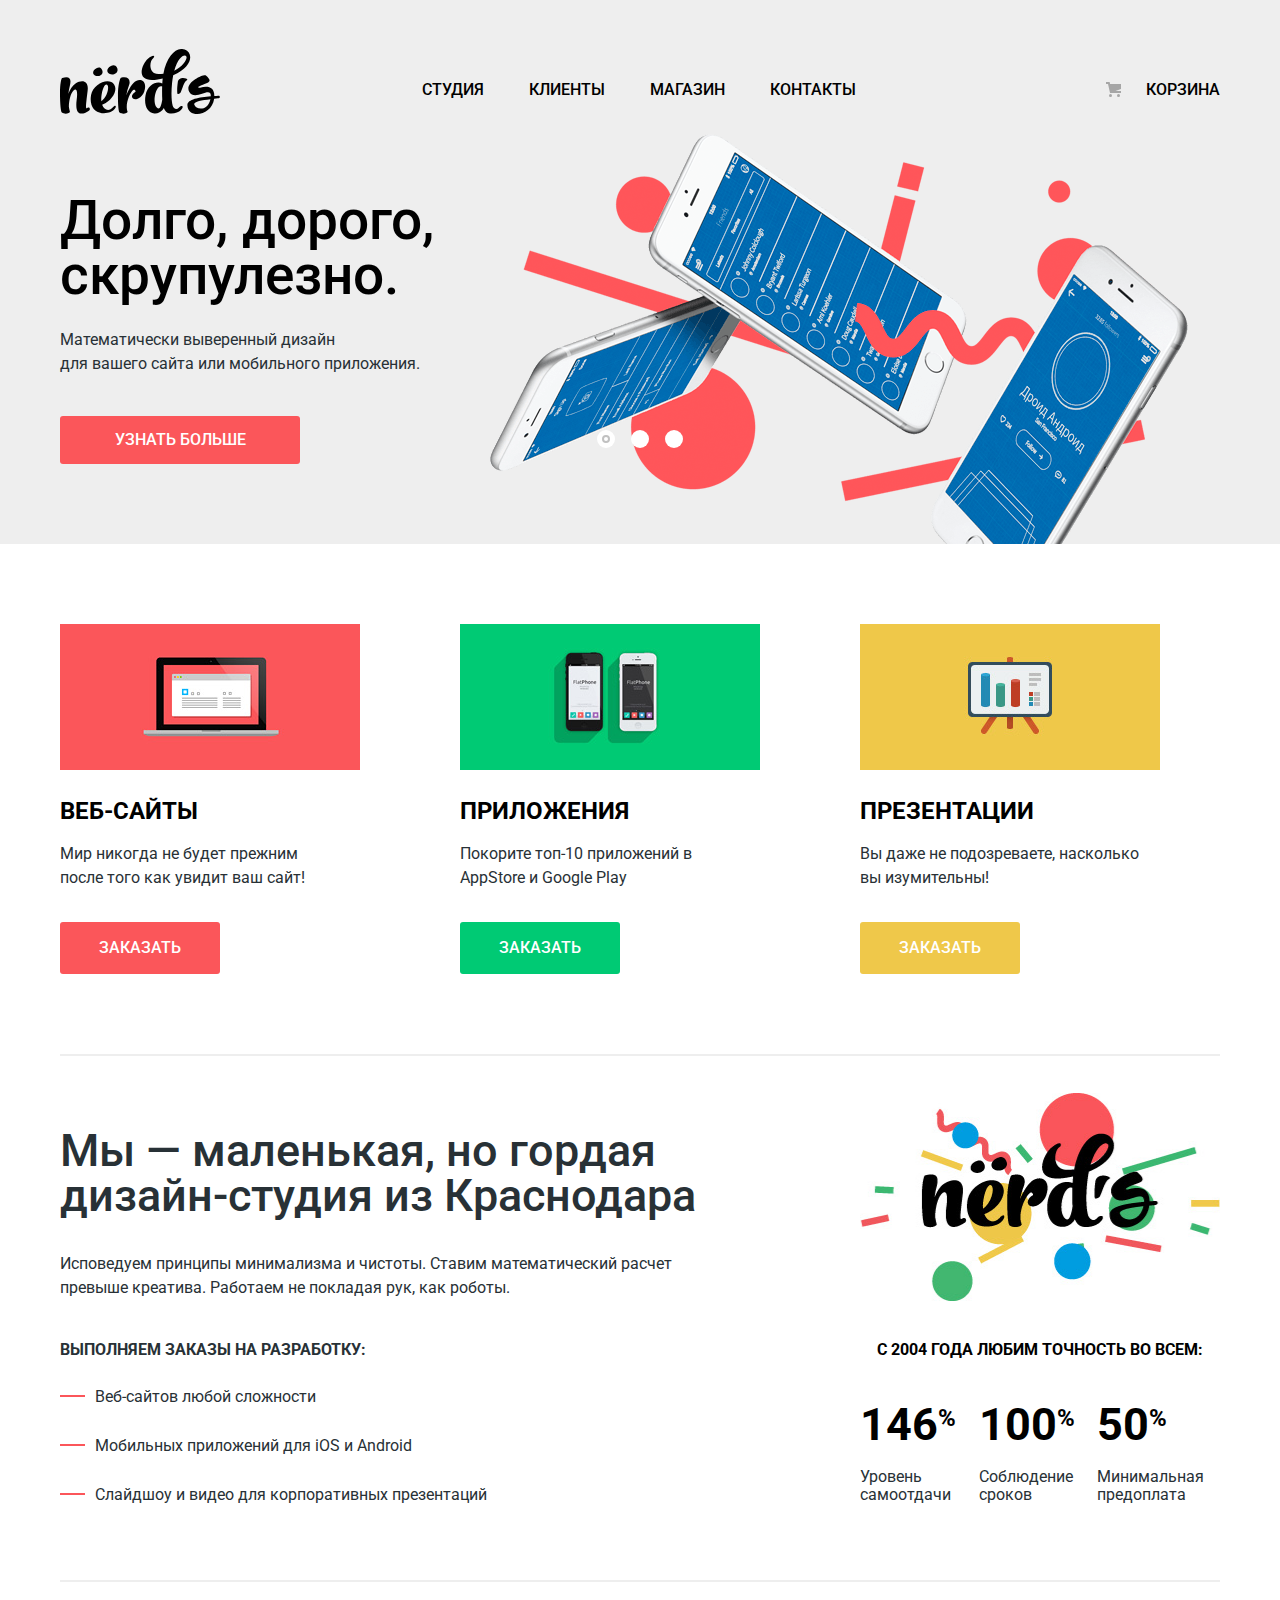
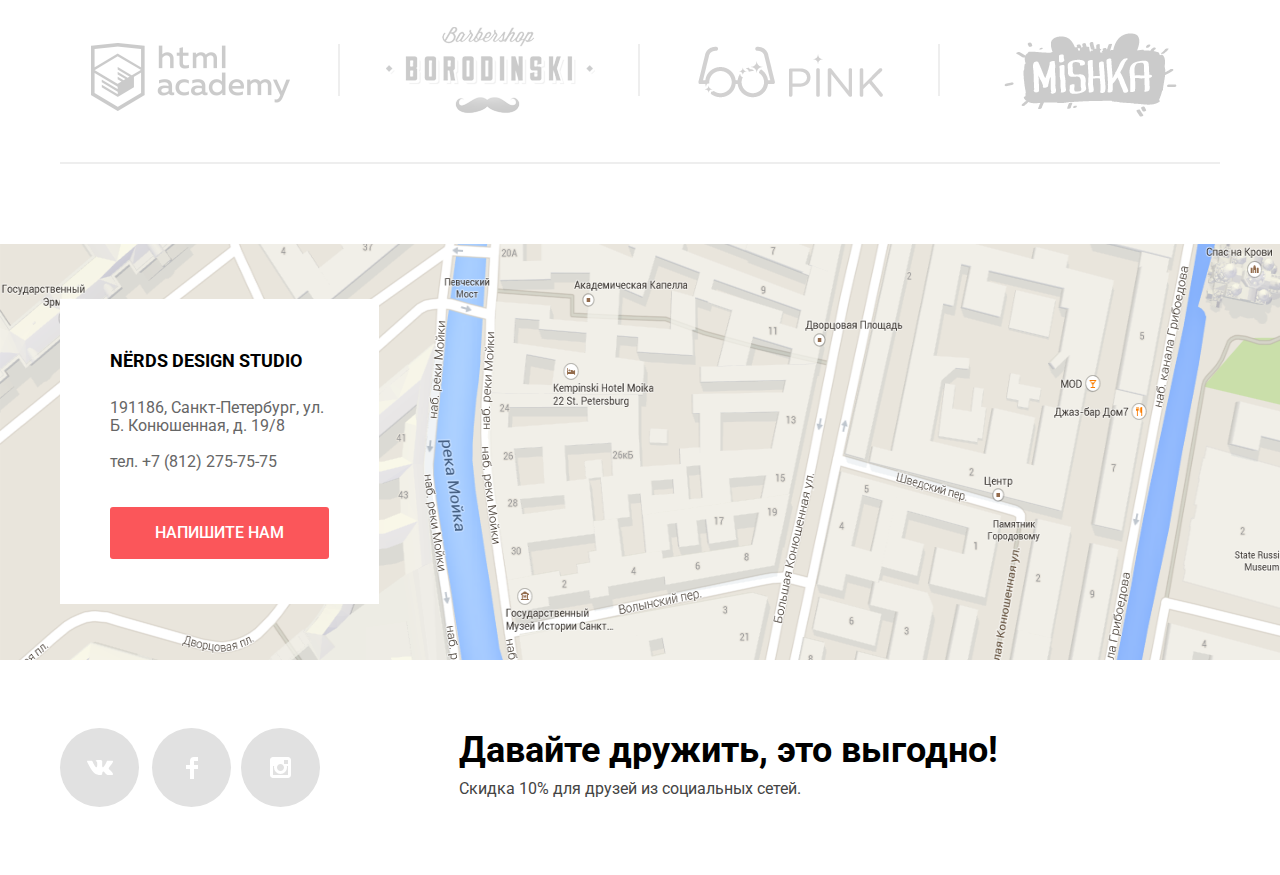
<file: index.html>
<!DOCTYPE html>
<html lang="ru">
<head>
    <meta charset="utf-8">
    <meta name="format-detection" content="telephone=no">
    <title>Дизайн-студия Nёrd's</title>
    <link href="https://fonts.googleapis.com/css?family=Roboto:400,500,700&amp;subset=cyrillic" rel="stylesheet">
    <link href="css/normalize.css" rel="stylesheet">
    <link href="css/style.min.css" rel="stylesheet">
</head>
<body>
<header class="header-wrapper">
    <nav class="header-container">
        <a class="header-logo">
            <img src="img/nerds-logo.svg" width="160" height="67" alt="Логотип дизайн-студии Nёrd's">
        </a>
        <ul class="header-site-nav">
            <li><a href="about-us.html">Студия</a></li>
            <li><a href="our-clients.html">Клиенты</a></li>
            <li><a href="shop.html">Магазин</a></li>
            <li><a href="contact-us.html">Контакты</a></li>
        </ul>
        <ul class="header-user-nav">
            <li class="cart"><a href="#">Корзина</a></li>
        </ul>
    </nav>
    <section class="slider-container">
        <h2 class="visually-hidden">Преимущества</h2>
        <input class="visually-hidden" type="radio" id="product-1" name="toggle" checked>
        <input class="visually-hidden" type="radio" id="product-2" name="toggle">
        <input class="visually-hidden" type="radio" id="product-3" name="toggle">
        <div class="slider-controls">
            <label class="slider-controls-item slider-controls-item--1" for="product-1">Первый</label>
            <label class="slider-controls-item slider-controls-item--2" for="product-2">Второй</label>
            <label class="slider-controls-item slider-controls-item--3" for="product-3">Третий</label>
        </div>
        <ul class="slider-list">
            <li class="slider-item">
                <h3>Долго, дорого,<br> скрупулезно.</h3>
                <p>Математически выверенный дизайн<br> для вашего сайта или мобильного приложения.</p>
                <a class="slider-item-button button" href="#">Узнать больше</a>
            </li>
            <li class="slider-item">
                <h3>Любим математику как никто другой</h3>
                <p>Никакого креатива, только математические формулы для расчета идеальных пропорций.</p>
                <a class="slider-item-button button" href="#">Узнать больше</a>
            </li>
            <li class="slider-item">
                <h3>Только ночь,<br> только хардкор</h3>
                <p>Работать днем, как все? Мы против этого.<br> Ближе к полуночи работа только начинается.</p>
                <a class="slider-item-button button" href="#">Узнать больше</a>
            </li>
        </ul>
    </section>
</header>
<main>
    <div class="main-container">
        <section class="service">
            <h2 class="visually-hidden">Услуги</h2>
            <ul class="service-item">
                <li>
                    <img src="img/web-site.png" width="300" height="146" alt="Веб-сайты">
                    <h3>Веб-сайты</h3>
                    <p>Мир никогда не будет прежним после того как увидит ваш сайт!</p>
                    <a href="#" class="button service-item-button pink">Заказать</a>
                </li>
                <li>
                    <img src="img/applications.png" width="300" height="146" alt="Приложения">
                    <h3>Приложения</h3>
                    <p>Покорите топ-10 приложений в AppStore и Google Play</p>
                    <a href="#" class="button service-item-button green">Заказать</a>
                </li>
                <li>
                    <img src="img/presentations.png" width="300" height="146" alt="Презентации">
                    <h3>Презентации</h3>
                    <p>Вы даже не подозреваете, насколько вы изумительны!</p>
                    <a href="#" class="button service-item-button yellow">Заказать</a>
                </li>
            </ul>
        </section>
        <section class="main-offer">
            <h2 class="visually-hidden">Уникальное предложение</h2>
            <div class="offer-description">
                <p>Мы — маленькая, но гордая дизайн-студия из Краснодара</p>
                <p>Исповедуем принципы минимализма и чистоты. Ставим математический расчет превыше креатива. Работаем не
                    покладая рук, как роботы.</p>
                <b>Выполняем заказы на разработку:</b>
                <ul>
                    <li>Веб-сайтов любой сложности</li>
                    <li>Мобильных приложений для iOS и Android</li>
                    <li>Слайдшоу и видео для корпоративных презентаций</li>
                </ul>
            </div>
            <div class="offer-facts">
                <p>С 2004 года любим точность во всем:</p>
                <ul>
                    <li><span>146<sup>%</sup></span>Уровень самоотдачи</li>
                    <li><span>100<sup>%</sup></span>Соблюдение сроков</li>
                    <li><span>50<sup>%</sup></span>Минимальная предоплата</li>
                </ul>
            </div>
        </section>
        <section class="main-brands">
            <h2 class="visually-hidden">Наши клиенты</h2>
            <ul>
                <li class="main-brands-item"><a href="https://htmlacademy.ru/intensive/htmlcss"><img
                        src="img/logo-html-academy.png" width="199" height="68" alt="Логотип HTML Academy"></a></li>
                <li class="main-brands-item"><a href="#"><img src="img/logo-barbershop.png" width="209" height="90"
                                                              alt="Логотип Barbershop Borodinsky"></a></li>
                <li class="main-brands-item"><a href="#"><img src="img/logo-pink.png" width="185" height="52"
                                                              alt="Логотип Pink"></a></li>
                <li class="main-brands-item"><a href="#"><img src="img/logo-mishka.png" width="173" height="84"
                                                              alt="Логотип Mishka"></a></li>
            </ul>
        </section>
        <section class="modal">
            <h2>Напишите нам</h2>
            <form class="send-us-form" action="https://echo.htmlacademy.ru" method="post">
                <p class="send-us-name">
                    <label for="send-us-name">Ваше имя:</label>
                    <input id="send-us-name" type="text" name="send-us-name" placeholder="Имя Фамилия">
                </p>
                <p class="send-us-email">
                    <label for="send-us-email">Ваш e-mail:</label>
                    <input id="send-us-email" type="email" name="send-us-email"
                           placeholder="email@example.com">
                </p>
                <p class="send-us-text">
                    <label for="send-us-text">Текст письма:</label>
                    <textarea id="send-us-text" name="send-us-text" placeholder="В свободной форме" rows="5"></textarea>
                </p>
                <button type="submit" class="button send-us-form-button">Отправить</button>
            </form>
            <button class="modal-close" type="button">Закрыть</button>
        </section>
    </div>
</main>
<footer class="footer">
    <div class="map-wrapper">
        <iframe src="https://yandex.ru/map-widget/v1/?um=constructor%3A0da719b83099ced85a7360a81502c2350b32536cdaef0779f9d6f8efe23a999d&amp;source=constructor"
                width="1440" height="416"></iframe>
        <img src="img/map.png" width="1440" height="416" alt="Расположение дизайн-студии на карте">
        <section class="map-container">
            <h2 class="visually-hidden">Контактная информация</h2>
            <div class="map-address">
                <b>NЁRDS DESIGN STUDIO</b>
                <address>
                    191186, Санкт-Петербург, ул. Б. Конюшенная, д. 19/8
                    <p>тел. +7 (812) 275-75-75</p>
                </address>
                <a href="writeus.html" class="button send-us-form-button send-us-popup-button">Напишите нам</a>
            </div>
        </section>
    </div>
    <div class="footer-social">
        <h2 class="visually-hidden">Социальные сети</h2>
        <ul>
            <li><a class="vk-icon" href="#"><span class="visually-hidden">Вконтакте</span></a></li>
            <li><a class="fb-icon" href="#"><span class="visually-hidden">Фейсбук</span></a></li>
            <li><a class="in-icon" href="#"><span class="visually-hidden">Инстаграм</span></a></li>
        </ul>
        <div class="footer-discount">
            <b>Давайте дружить, это выгодно!</b>
            <span>Скидка 10% для друзей из социальных сетей.</span>
        </div>
    </div>
</footer>
 <script src="js/script.min.js"></script>
</body>
</html>
</file>
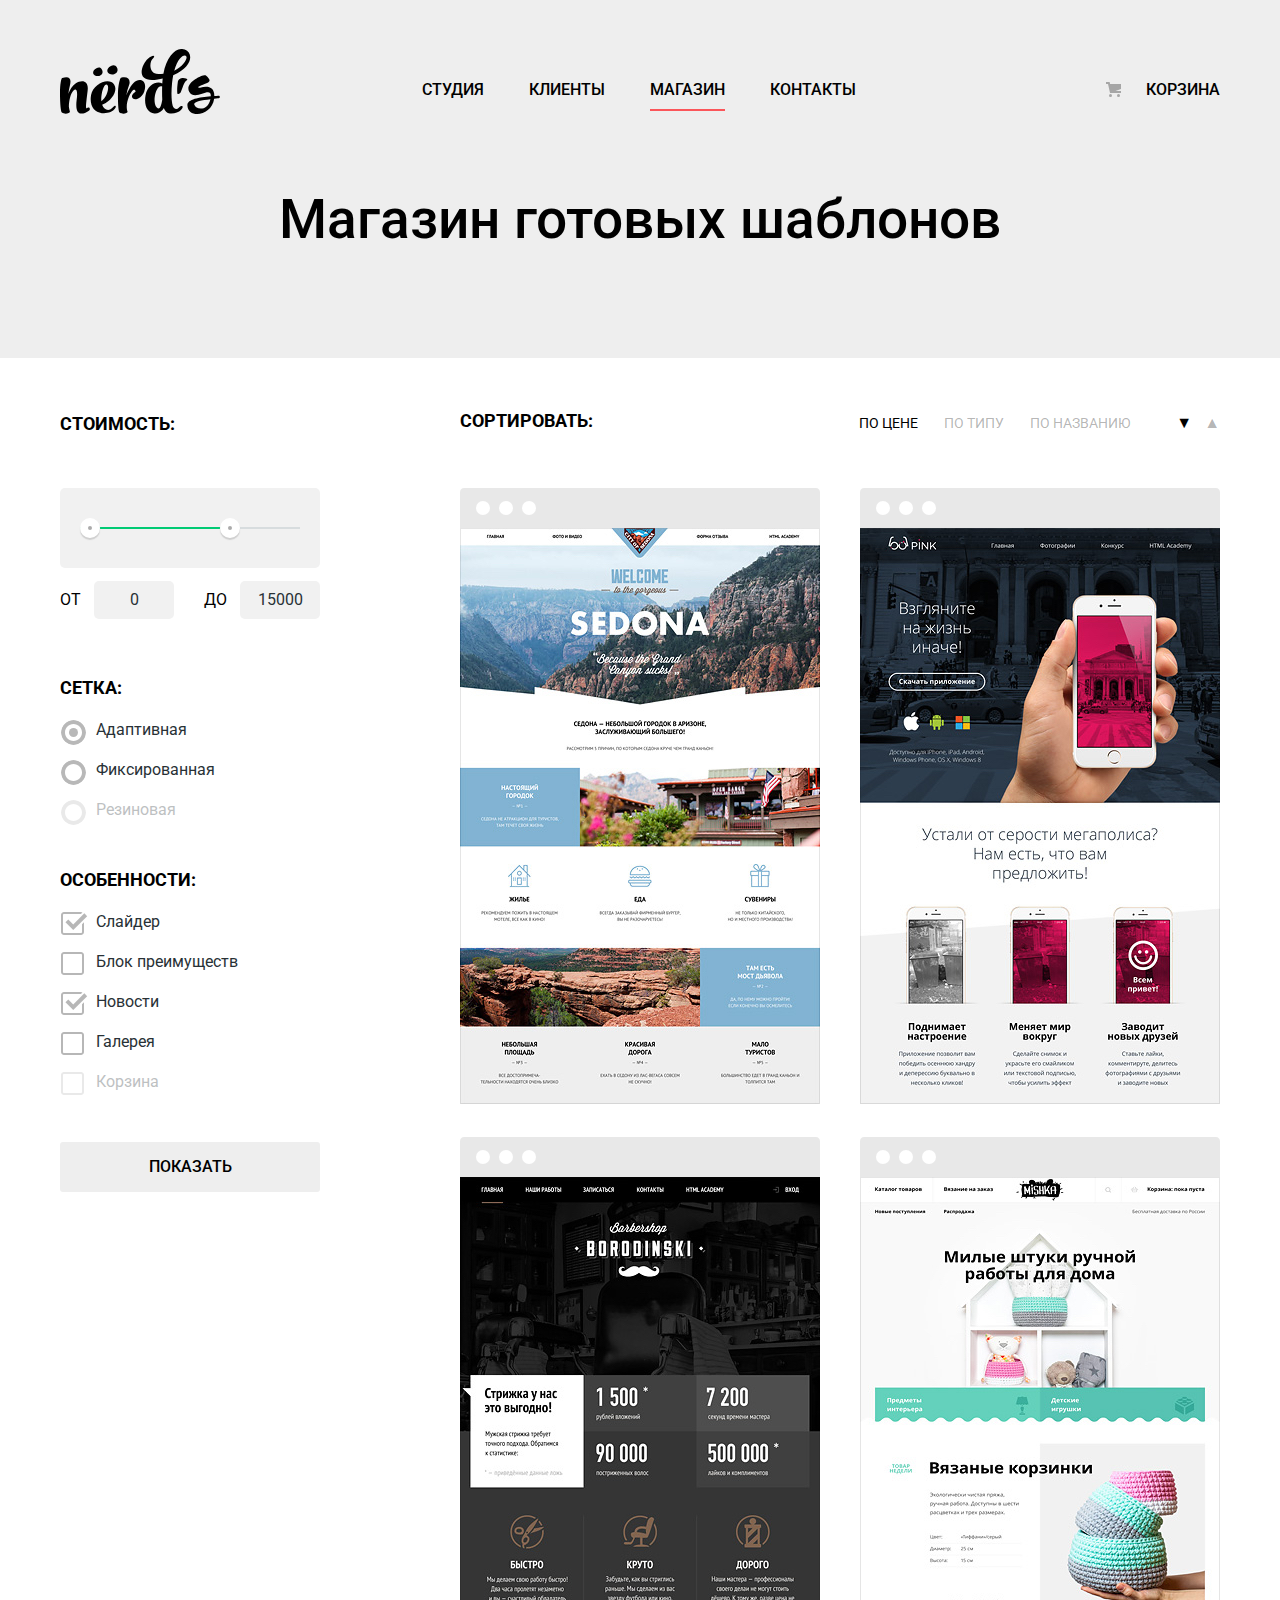
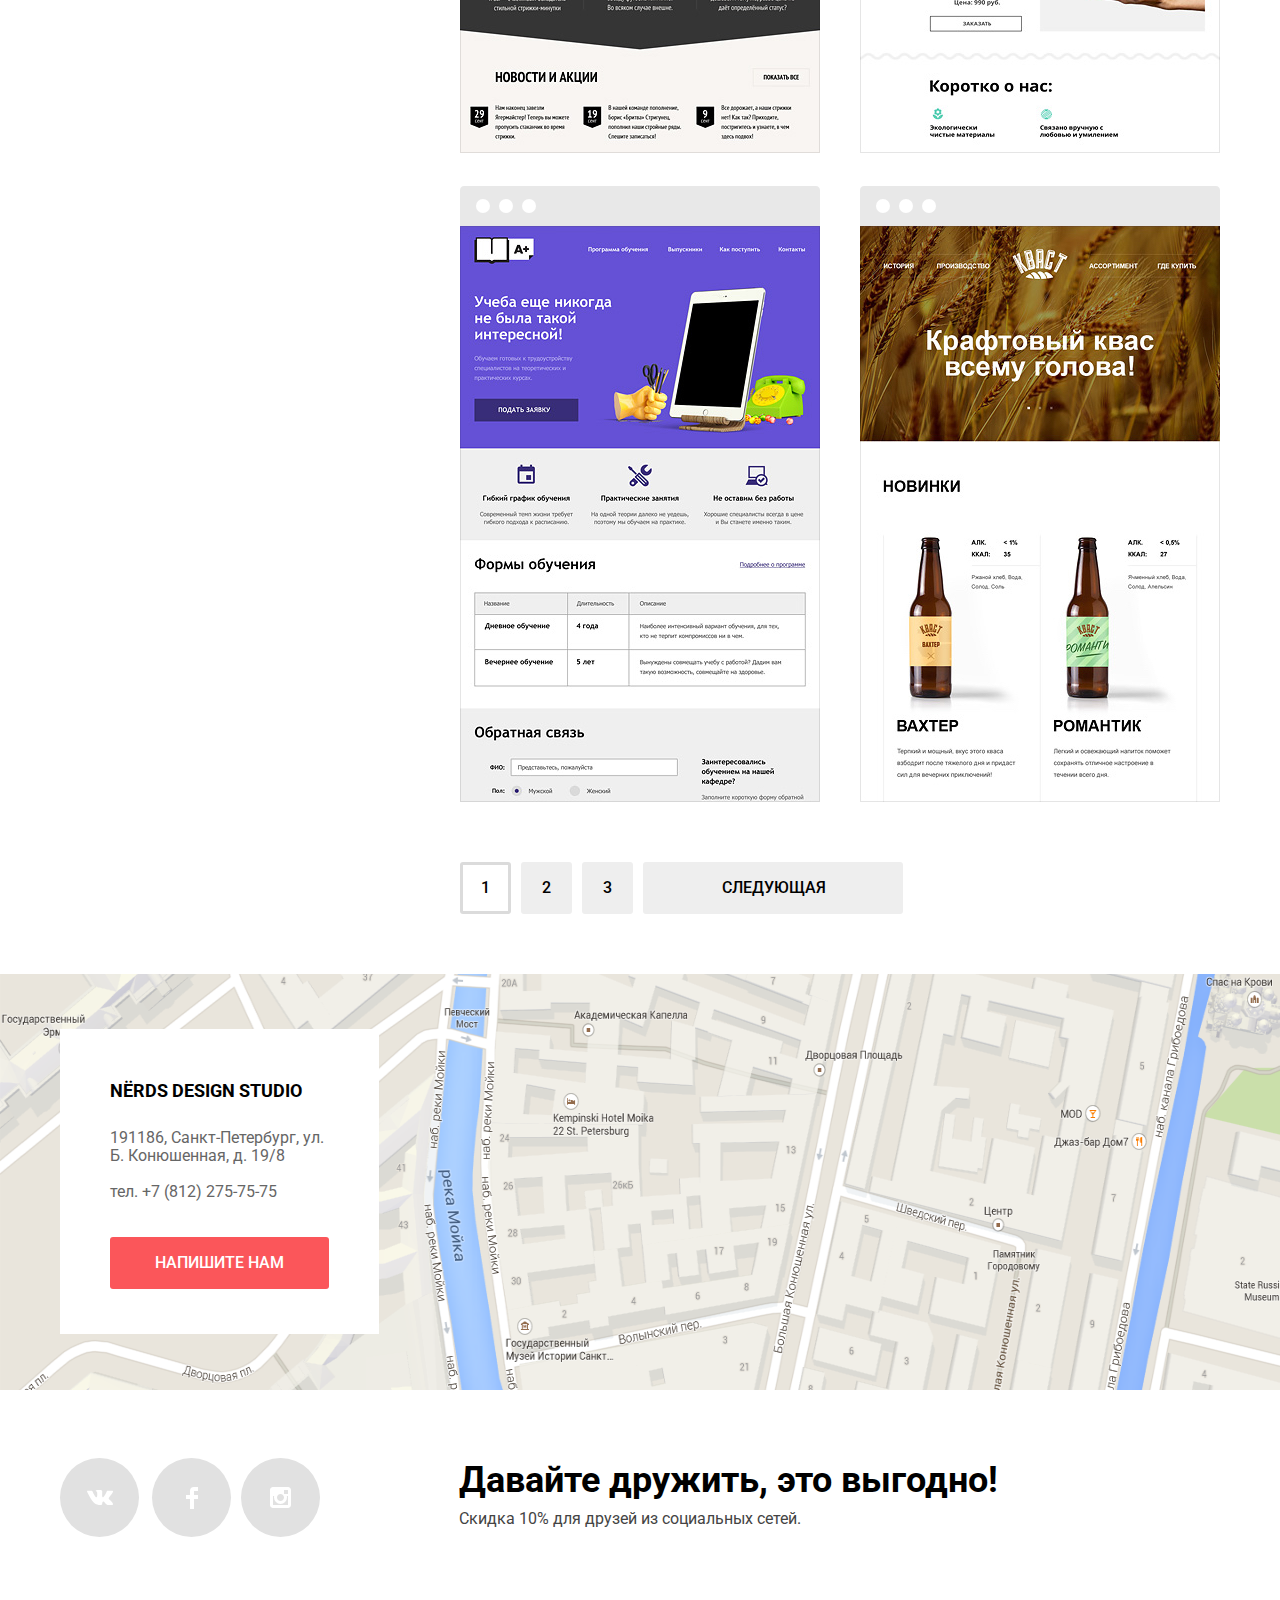
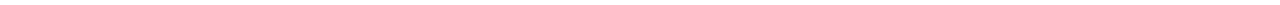
<file: shop.html>
<!DOCTYPE html>
<html lang="ru">
<head>
    <meta charset="utf-8">
    <meta name="format-detection" content="telephone=no">
    <title>Магазин готовых шаблонов</title>
    <link href="https://fonts.googleapis.com/css?family=Roboto:400,500,700&amp;subset=cyrillic" rel="stylesheet">
    <link href="css/normalize.css" rel="stylesheet">
    <link href="css/style.min.css" rel="stylesheet">
</head>
<body>
<header class="header-wrapper">
    <nav class="header-container">
        <a class="header-logo" href="index.html">
            <img src="img/nerds-logo.svg" width="160" height="67" alt="Логотип дизайн-студии Nёrd's">
        </a>
        <ul class="header-site-nav">
            <li><a href="about-us.html">Студия</a></li>
            <li><a href="our-clients.html">Клиенты</a></li>
            <li class="header-site-nav-current"><a href="shop.html">Магазин</a></li>
            <li><a href="contact-us.html">Контакты</a></li>
        </ul>
        <ul class="header-user-nav">
            <li class="cart"><a href="#">Корзина</a></li>
        </ul>
    </nav>
</header>
<main class="main-wrapper">
    <div class="page-wrapper">
    <h1 class="page-title">Магазин готовых шаблонов</h1>
    </div>
    <div class="main-container">
        <div class="filter-heading">
            <h3>Стоимость:</h3>
            <h3>Сортировать:</h3>
            <ul class="filter-by-type">
                <li><a href="#" class="filter-type-current">По цене</a></li>
                <li><a href="#">По типу</a></li>
                <li><a href="#">По названию</a></li>
            </ul>
            <ul class="filter-by-order">
                <li><h4 class="visually-hidden">По убыванию</h4>
                    <a href="#" class="filter-type-current">&#9660;</a></li>
                <li><h4 class="visually-hidden">По возрастанию</h4>
                    <a href="#">&#9650;</a></li>
            </ul>
        </div>
        <div class="catalog-columns">
            <form class="filter" action="https://echo.htmlacademy.ru" method="get">
                <fieldset class="filter-item">
                    <div class="range-filter">
                        <div class="range-controls">
                            <div class="scale">
                                <div class="bar"></div>
                            </div>
                            <div class="toggle toggle-min" aria-label="Интерактивный маркер стоимости От"></div>
                            <div class="toggle toggle-max" aria-label="Интерактивный маркер стоимости До"></div>
                        </div>
                        <div class="price-controls">
                            <label class="min-price">от <input name="min-price" type="text" value="0"></label>
                            <label class="max-price">до <input name="max-price" type="text" value="15000"></label>
                        </div>
                    </div>
                </fieldset>
                <h2 class="visually-hidden">Фильтр товаров</h2>
                <div class="range-slider">
                </div>
                <fieldset class="filter-grid-group">
                    <legend>Сетка:</legend>
                    <ul class="filter-grid">
                        <li><input class="visually-hidden filter-input filter-input-radio" type="radio" name="grid-group"
                                   value="adaptive"
                                   id="filter-adaptive" checked>
                            <label for="filter-adaptive">Адаптивная</label></li>
                        <li><input class="visually-hidden filter-input filter-input-radio" type="radio" name="grid-group" value="fixed"
                                   id="filter-fixed">
                            <label for="filter-fixed">Фиксированная</label></li>
                        <li><input class="visually-hidden filter-input filter-input-radio" type="radio" name="grid-group" value="fluid"
                                   id="filter-fluid" disabled>
                            <label for="filter-fluid">Резиновая</label></li>
                    </ul>
                </fieldset>
                <fieldset class="filter-features-group">
                    <legend>Особенности:</legend>
                    <ul class="filter-features">
                        <li><input class="visually-hidden filter-input filter-input-checkbox" id="filter-slider" name="slider"
                                   type="checkbox"
                                   checked>
                            <label for="filter-slider">Слайдер</label></li>
                        <li><input class="visually-hidden filter-input filter-input-checkbox" id="filter-advantages" name="advantages"
                                   type="checkbox">
                            <label for="filter-advantages">Блок преимуществ</label></li>
                        <li><input class="visually-hidden filter-input filter-input-checkbox" checked id="filter-news" name="news"
                                   type="checkbox">
                            <label for="filter-news">Новости</label></li>
                        <li><input class="visually-hidden filter-input filter-input-checkbox" id="filter-gallery" name="gallery"
                                   type="checkbox">
                            <label for="filter-gallery">Галерея</label></li>
                        <li><input class="visually-hidden filter-input filter-input-checkbox" id="filter-cart" name="cart"
                                   type="checkbox"
                                   disabled>
                            <label for="filter-cart">Корзина</label></li>
                    </ul>
                </fieldset>
                <button type="submit" class="button filter-button">Показать</button>
            </form>
            <section class="catalog">
                <h2 class="visually-hidden">Список готовых шаблонов</h2>
                <ul class="catalog-list">
                    <li class="catalog-template">
                        <a href="#">
                            <img src="img/img-sedona.jpg" width="360" height="576" alt="Шаблон Sedona">
                        </a>
                        <div class="catalog-popup">
                            <h2 class="visually-hidden">Дополнительная информация</h2>
                            <h3 class="catalog-popup-caption"><a href="#">Sedona</a></h3>
                            <p>Информационный сайт для туристов</p>
                            <a href="#" class="button catalog-popup-button">9 900 руб.</a>
                        </div>
                    </li>
                    <li class="catalog-template">
                        <a href="#">
                            <img src="img/img-pink.jpg" width="360" height="576" alt="Шаблон Pink">
                        </a>
                        <div class="catalog-popup">
                            <h2 class="visually-hidden">Дополнительная информация</h2>
                            <h3 class="catalog-popup-caption"><a href="#">Pink App</a></h3>
                            <p>Продуктовый лендинг приложения для iOS и Android</p>
                            <a href="#" class="button catalog-popup-button">9 900 руб.</a>
                        </div>
                    </li>
                    <li class="catalog-template">
                        <a href="#">
                            <img src="img/img-barbershop.jpg" width="360" height="576" alt="Шаблон Barbershop">
                        </a>
                        <div class="catalog-popup">
                            <h2 class="visually-hidden">Дополнительная информация</h2>
                            <h3 class="catalog-popup-caption"><a href="#">Barbershop</a></h3>
                            <p>Сайт салона красоты. Для мужчин, да.</p>
                            <a href="#" class="button catalog-popup-button">9 900 руб.</a>
                        </div>
                    </li>
                    <li class="catalog-template">
                        <a href="#">
                            <img src="img/img-mishka.jpg" width="360" height="576" alt="Шаблон Mishka">
                        </a>
                        <div class="catalog-popup">
                            <h2 class="visually-hidden">Дополнительная информация</h2>
                            <h3 class="catalog-popup-caption"><a href="#">Mishka</a></h3>
                            <p>Интернет-магазин вязаных игрушек.</p>
                            <a href="#" class="button catalog-popup-button">9 900 руб.</a>
                        </div>
                    </li>
                    <li class="catalog-template">
                        <a href="#">
                            <img src="img/img-aplus.jpg" width="360" height="576" alt="Шаблон A+">
                        </a>
                        <div class="catalog-popup">
                            <h2 class="visually-hidden">Дополнительная информация</h2>
                            <h3 class="catalog-popup-caption"><a href="#">A Plus</a></h3>
                            <p>Лендинг курсов повышения квалификации</p>
                            <a href="#" class="button catalog-popup-button">9 900 руб.</a>
                        </div>
                    </li>
                    <li class="catalog-template">
                        <a href="#">
                            <img src="img/img-kvast.jpg" width="360" height="576" alt="Шаблон Kvast">
                        </a>
                        <div class="catalog-popup">
                            <h2 class="visually-hidden">Дополнительная информация</h2>
                            <h3 class="catalog-popup-caption"><a href="#">Кваст</a></h3>
                            <p>Промо-сайт производителя крафтового кваса</p>
                            <a href="#" class="button catalog-popup-button">9 900 руб.</a>
                        </div>
                    </li>
                </ul>
                <ul class="pagination-list">
                    <li class="pagination-item pagination-item-current"><a>1</a></li>
                    <li class="pagination-item"><a href="#">2</a></li>
                    <li class="pagination-item"><a href="#">3</a></li>
                    <li class="pagination-item pagination-item-next"><a href="#">Следующая</a></li>
                </ul>
            </section>
        </div>
        <section class="modal">
            <h2>Напишите нам</h2>
            <form class="send-us-form" action="https://echo.htmlacademy.ru" method="post">
                <p class="send-us-name">
                    <label for="send-us-name">Ваше имя:</label>
                    <input id="send-us-name" type="text" name="send-us-name" placeholder="Имя Фамилия">
                </p>
                <p class="send-us-email">
                    <label for="send-us-email">Ваш e-mail:</label>
                    <input id="send-us-email" type="email" name="send-us-email"
                           placeholder="email@example.com">
                </p>
                <p class="send-us-text">
                    <label for="send-us-text">Текст письма:</label>
                    <textarea id="send-us-text" name="send-us-text" placeholder="В свободной форме" rows="5"></textarea>
                </p>
                <button type="submit" class="button send-us-form-button">Отправить</button>
            </form>
            <button class="modal-close" type="button">Закрыть</button>
        </section>
    </div>
</main>
<footer class="footer">
    <div class="map-wrapper">
        <iframe src="https://yandex.ru/map-widget/v1/?um=constructor%3A0da719b83099ced85a7360a81502c2350b32536cdaef0779f9d6f8efe23a999d&amp;source=constructor"
                width="1440" height="416"></iframe>
        <img src="img/map.png" width="1440" height="416" alt="Расположение дизайн-студии на карте">
        <section class="map-container">
            <h2 class="visually-hidden">Контактная информация</h2>
            <div class="map-address">
                <b>NЁRDS DESIGN STUDIO</b>
                <address>
                    191186, Санкт-Петербург, ул. Б. Конюшенная, д. 19/8
                    <p>тел. +7 (812) 275-75-75</p>
                </address>
                <a href="#" class="button send-us-form-button send-us-popup-button">Напишите нам</a>
            </div>
        </section>
    </div>
    <div class="footer-social">
        <h2 class="visually-hidden">Социальные сети</h2>
        <ul>
            <li><a class="vk-icon" href="#"><span class="visually-hidden">Вконтакте</span></a></li>
            <li><a class="fb-icon" href="#"><span class="visually-hidden">Фейсбук</span></a></li>
            <li><a class="in-icon" href="#"><span class="visually-hidden">Инстаграм</span></a></li>
        </ul>
        <div class="footer-discount">
            <b>Давайте дружить, это выгодно!</b>
            <span>Скидка 10% для друзей из социальных сетей.</span>
        </div>
    </div>
</footer>
 <script src="js/script.min.js"></script>
</body>
</html>
</file>
<file: css/style.min.css>
html,body{margin:0;padding:0}body{font-family:"Roboto","Arial",sans-serif;font-size:16px;font-weight:500;line-height:18px}a{text-decoration:none}img{max-width:100%;display:block;height:auto}.visually-hidden:not(:focus):not(:active),input[type="checkbox"].visually-hidden,input[type="radio"].visually-hidden{position:absolute;width:1px;height:1px;margin:-1px;border:0;padding:0;white-space:nowrap;-webkit-clip-path:inset(100%);clip-path:inset(100%);clip:rect(0 0 0 0);overflow:hidden}.header-wrapper,.map-wrapper,.page-wrapper{width:100%;min-width:1200px}.header-wrapper{padding-top:49px}.header-container,.header-site-nav,.header-user-nav,.map-wrapper{display:-webkit-box;display:-ms-flexbox;display:flex}.header-container,.page-title,.slider-container,.main-container,.map-container,.footer-social{width:1160px;margin:0 auto;padding-left:20px;padding-right:20px}.header-logo{margin-right:202px}.header-logo:hover,.header-logo:focus{opacity:.8}.header-logo:active{opacity:.3}.header-site-nav{-ms-flex-preferred-size:440px;flex-basis:440px;-webkit-box-pack:start;-ms-flex-pack:start;justify-content:start;-ms-flex-wrap:wrap;flex-wrap:wrap}.header-site-nav,.header-user-nav{margin-top:26px;margin-bottom:0;padding:0;list-style:none}.header-site-nav li:not(:last-child){margin-right:45px}.header-user-nav{margin-left:auto}.service,.service-item{display:-webkit-box;display:-ms-flexbox;display:flex;-webkit-box-pack:justify;-ms-flex-pack:justify;justify-content:space-between;-ms-flex-wrap:wrap;flex-wrap:wrap}.service{margin-top:80px;padding-right:60px;padding-bottom:80px}.service-item{margin:0;padding:0;list-style:none;width:100%;-webkit-box-pack:justify;-ms-flex-pack:justify;justify-content:space-between}.service-item li{-ms-flex-preferred-size:300px;flex-basis:300px}.service-item h3,.service-item p{margin:0}.service-item img{padding-bottom:26px}.service-item h3{padding-bottom:16px}.service-item p{width:280px;padding-bottom:32px}.header-wrapper{background-color:#EEE}.header-site-nav,.header-user-nav,.header-site-nav-current{line-height:30px;text-transform:uppercase}.header-site-nav a,.header-user-nav a{display:inline-block;padding-top:0;padding-bottom:4px;vertical-align:top;color:#000}.header-site-nav a:hover,.header-site-nav a:focus,.header-user-nav a:hover,.header-user-nav a:focus{color:#FB565A}.header-site-nav a:active{color:rgba(0,0,0,0.3)}.header-user-nav a:active{color:rgba(0,0,0,0.3)}.header-site-nav,.header-user-nav{list-style:none}.header-site-nav-current a{color:#000;border-bottom:2px solid #FB565A}.button{display:block;font-weight:500;line-height:18px;text-align:center;text-transform:uppercase;border:none;border-radius:3px}.catalog-popup-button{padding-top:15px;padding-bottom:15px;width:200px;display:block;color:#FFF;background-color:#FB565A}.slider-container{position:relative;background-color:#eee}.slider-controls{position:absolute;left:50%;bottom:104px;z-index:100;width:160px;height:18px;text-align:center;font-size:0;-webkit-transform:translateX(-50%);-ms-transform:translateX(-50%);transform:translateX(-50%)}.slider-controls label{position:relative;display:inline-block;width:18px;height:18px;padding:8px;vertical-align:top;border-radius:50%;cursor:pointer}.slider-controls label::after{content:"";position:absolute;top:8px;left:8px;z-index:1;width:18px;height:18px;background:#fff;border-radius:50%}.slider-list{margin:0;padding:0;list-style:none}.slider-item{display:none;padding:77px 0 80px}.slider-item:nth-child(1){background-image:url(../img/slide1.png);background-repeat:no-repeat;background-position:93% 18px}.slider-item:nth-child(2){background-image:url(../img/slide2.png);background-repeat:no-repeat;background-position:100% 0}.slider-item:nth-child(3){background-image:url(../img/slide3.png);background-repeat:no-repeat;background-position:100% 20px}#product-1:checked ~ .slider-list .slider-item:nth-child(1){display:block}#product-2:checked ~ .slider-list .slider-item:nth-child(2){display:block}#product-3:checked ~ .slider-list .slider-item:nth-child(3){display:block}#product-1:checked ~ .slider-controls .slider-controls-item--1::before,#product-2:checked ~ .slider-controls .slider-controls-item--2::before,#product-3:checked ~ .slider-controls .slider-controls-item--3::before{content:"";position:absolute;left:50%;top:50%;z-index:2;width:4px;height:4px;margin:-4px;background-color:inherit;border:2px solid #c1c1c1;border-radius:50%}.slider-item h3{max-width:600px;margin:0;margin-bottom:25px;font-size:55px;line-height:55px;font-weight:500}.slider-item p{max-width:430px;margin:0;font-weight:400;line-height:24px;color:#283136}.slider-container .button{display:block;width:240px;padding:15px 0;margin-top:40px;font-size:16px;line-height:18px;color:#fff;text-transform:uppercase;text-align:center;text-decoration:none;background-color:#fb565a;border-radius:3px;border:none}.slider-container .button:hover,.slider-container .button:focus{background-color:#e74246}.slider-container .button:active{background-color:#d7373b;color:rgba(255,255,255,0.3);-webkit-box-shadow:0 3px rgba(0,0,0,0.1) inset;box-shadow:0 3px rgba(0,0,0,0.1) inset}.service-item h3{font-size:24px;font-weight:700;line-height:30px;text-transform:uppercase}.service-item p{font-weight:400;line-height:24px;color:#283136}.service-item-button{width:160px;padding-top:17px;padding-bottom:17px;color:#FFF}.pink{background-color:#FB565A}.pink:hover,.pink:focus{background-color:#E74246}.pink:active{color:rgba(255,255,255,0.3);background-color:#D7373B;-webkit-box-shadow:inset 0 3px 0 0 rgba(0,1,1,0.1);box-shadow:inset 0 3px 0 0 rgba(0,1,1,0.1)}.green{background-color:#00CA74}.green:hover,.green:focus{background-color:#00BC6C}.green:active{color:rgba(255,255,255,0.3);background-color:#00AA62;-webkit-box-shadow:inset 0 3px 0 0 rgba(0,1,1,0.1);box-shadow:inset 0 3px 0 0 rgba(0,1,1,0.1)}.yellow{background-color:#EFC84A}.yellow:hover,.yellow:focus{background-color:#EAB534}.yellow:active{color:rgba(255,255,255,0.3);background-color:#E5A722;-webkit-box-shadow:inset 0 3px 0 0 rgba(0,1,1,0.1);box-shadow:inset 0 3px 0 0 rgba(0,1,1,0.1)}.main-offer{border-top:2px solid #eee;display:-webkit-box;display:-ms-flexbox;display:flex;margin-bottom:45px}.offer-description{-ms-flex-preferred-size:660px;flex-basis:660px;-webkit-box-flex:1;-ms-flex-positive:1;flex-grow:1;padding-right:150px;font-weight:400;line-height:24px;color:#283136}.offer-description p:first-child{margin-top:72px;margin-bottom:34px;font-size:45px;font-weight:500;line-height:45px}.offer-description p:nth-child(2){margin-bottom:38px}.offer-description b{display:inline-block;margin-bottom:20px;font-weight:700;vertical-align:top;text-transform:uppercase}.offer-description ul{margin:3px;padding:0;list-style:none}.offer-description li{position:relative;padding-bottom:25px;padding-left:32px;padding-right:0}.offer-description li::before{position:absolute;content:"";top:10px;left:-3px;width:25px;height:2px;background-color:#fb565a}.offer-facts{-ms-flex-preferred-size:365px;flex-basis:365px;background-image:url(../img/img-facts.png);background-repeat:no-repeat;background-position:50% 37px;padding-top:282px}.offer-facts p{margin:0;text-transform:uppercase;font-weight:700;line-height:24px;text-align:center}.offer-facts ul{display:-webkit-box;display:-ms-flexbox;display:flex;-webkit-box-pack:justify;-ms-flex-pack:justify;justify-content:space-between;margin-top:11px;padding:0;list-style:none;color:#283136}.offer-facts li{margin-top:43px;font-weight:400}.offer-facts li:last-child{position:relative;right:-3px}.offer-facts span{display:inline-block;margin-bottom:34px;font-size:45px;font-weight:700;vertical-align:top;color:#000}.offer-facts sup{position:relative;top:-16px;font-size:24px;vertical-align:bottom}.main-brands{padding-top:43px;padding-bottom:47px;margin-bottom:80px;border-top:2px solid #eee;border-bottom:2px solid #eee}.main-brands ul{display:-webkit-box;display:-ms-flexbox;display:flex;-ms-flex-wrap:wrap;flex-wrap:wrap;margin:0;padding:0;list-style:none}.main-brands li{position:relative;display:-webkit-box;display:-ms-flexbox;display:flex;-webkit-box-pack:center;-ms-flex-pack:center;justify-content:center;-webkit-box-align:center;-ms-flex-align:center;align-items:center;width:250px;margin-left:20px;margin-right:20px}.main-brands li:first-child{left:-15px;top:7px}.main-brands li:nth-child(2){left:-5px;top:2px}.main-brands li:nth-child(3){left:5px;top:2px}.main-brands li:last-child{left:15px;top:5px}.main-brands-item:not(:last-child) a::after{position:absolute;top:-5px;bottom:0;right:-25px;margin-top:auto;margin-bottom:auto;content:"";width:2px;height:52px;background-color:#eee}.main-brands-item:first-child a::after{top:-15px}.main-brands img{opacity:.2}.main-brands img:hover,.main-brands img:focus{opacity:1}.main-brands img:active{opacity:.1}.map-wrapper{position:relative;display:-webkit-box;display:-ms-flexbox;display:flex;height:416px;-webkit-box-pack:center;-ms-flex-pack:center;justify-content:center;background-color:#b5b5b5}.map-wrapper img{position:absolute;top:0;left:0;z-index:10;width:100%;height:416px;min-width:1200px;margin:0 auto}.map-wrapper iframe{z-index:20;width:100%;min-width:1200px;border:none}.map-container{position:absolute;top:0;left:0;right:0;z-index:30}.map-address{-webkit-box-sizing:border-box;box-sizing:border-box;width:319px;margin-top:55px;background-color:#fff;padding:47px 50px 45px}.map-address b{display:inline-block;margin-bottom:23px;font-size:18px;font-weight:700;vertical-align:top;line-height:30px}.map-address address{padding-right:5px;font-weight:400;font-style:normal;color:#666}.map-address p{margin-top:18px;font-weight:400;font-style:normal;color:#666}.map-address button{width:219px}.map-wrapper{-webkit-box-align:center;-ms-flex-align:center;align-items:center}.page-wrapper{background-color:#EEE}.page-title{padding-top:76px;padding-bottom:111px;text-align:center}.filter-heading,.filter-by-type,.filter-by-order,.catalog-columns,.catalog,.catalog-list{display:-webkit-box;display:-ms-flexbox;display:flex}.filter-by-type{-webkit-box-pack:start;-ms-flex-pack:start;justify-content:flex-start;-ms-flex-wrap:wrap;flex-wrap:wrap}.filter-by-order{-webkit-box-pack:end;-ms-flex-pack:end;justify-content:flex-end;-webkit-box-flex:1;-ms-flex-positive:1;flex-grow:1}.catalog{-ms-flex-wrap:wrap;flex-wrap:wrap;padding-left:140px}.filter-heading{padding-top:51px;padding-bottom:49px;text-transform:uppercase}.filter-heading a{color:rgba(0,0,0,0.3)}.filter-heading a:hover,.filter-heading a:focus{color:rgba(0,0,0,0.6)}.filter-heading a:active{color:rgba(0,0,0,1)}a.filter-type-current{color:rgba(0,0,0,1)}.filter-heading h3{margin-top:0;margin-bottom:0;font-size:18px;font-weight:700;line-height:18px}.filter-heading h3:first-of-type{margin-right:285px;line-height:30px}.filter-heading h3:last-of-type{padding-top:3px;margin-right:266px}.filter-heading ul{margin:0;padding-top:5px;padding-left:0;list-style:none}.filter-by-type li{font-size:14px;font-weight:400;padding-right:26px}.filter-by-order li:last-child{padding-left:12px}.catalog-list{-webkit-box-pack:justify;-ms-flex-pack:justify;justify-content:space-between;margin:0;padding:0;list-style:none;-ms-flex-wrap:wrap;flex-wrap:wrap}.page-title{font-size:55px;line-height:55px;font-weight:500}.range-slider{margin-bottom:54px}.filter-item{margin:0;padding:0;border:none}.range-filter{width:260px}.range-controls{position:relative;height:41px;margin-bottom:13px;padding-top:39px;padding-right:20px;padding-left:20px;background-color:#f1f1f1;border-radius:5px}.range-controls .scale{height:2px;background:#d7dcde}.range-controls .bar{width:70%;height:2px;background:#00ca74}.range-controls .toggle{position:absolute;top:30px;left:0;width:4px;height:4px;padding:0;border:8px solid #fff;background-color:#ababab;-webkit-box-shadow:0 2px 1px 0 #cfcfcf;box-shadow:0 2px 1px 0 #cfcfcf;border-radius:50%;cursor:pointer}.range-controls .toggle-min{left:20px}.range-controls .toggle-max{left:160px}.price-controls{display:-webkit-box;display:-ms-flexbox;display:flex;-webkit-box-pack:justify;-ms-flex-pack:justify;justify-content:space-between;font-size:0}.price-controls label{font-size:16px;font-weight:400;text-transform:uppercase}.price-controls input{width:60px;padding:8px 10px;margin-left:9px;font-family:"Roboto","Arial",sans-serif;font-size:16px;line-height:22px;text-align:center;color:#283136;border:none;border-radius:5px;background:#f1f1f1}.filter-grid-group{margin-bottom:25px}.filter-features-group{margin-bottom:30px}.filter-grid-group,.filter-features-group{padding:0;border:none}.filter fieldset{margin-left:0}.filter legend{font-size:18px;font-weight:700;line-height:30px;text-transform:uppercase}.filter legend:first-of-type{margin-bottom:17px}.filter legend:last-of-type{margin-bottom:17px}.filter ul{margin:0;padding:0;list-style:none;font-weight:400;line-height:20px;text-transform:none}.filter label{position:relative;display:block;cursor:pointer;-webkit-user-select:none;-moz-user-select:none;-ms-user-select:none;user-select:none}.filter li{margin-bottom:20px;padding-left:36px}.filter-input + label,.filter-input + label{color:#283136}.filter-input-radio + label::before{content:"";position:absolute;left:-35px;top:0;width:25px;height:25px;border-radius:50%;background-image:url(../img/radio-off.svg);background-repeat:no-repeat;background-position:0 0;opacity:.4}.filter-input-radio + label:hover::before,.filter-input-radio + label:focus::before{opacity:1}.filter-input-radio:checked + label::before{content:"";position:absolute;width:25px;height:25px;background-image:url(../img/radio-on.svg);background-repeat:no-repeat;background-position:0 0;opacity:.4}.filter-input-radio:checked + label:hover::before,.filter-input-radio:checked + label:focus::before{opacity:1}.filter-input-checkbox + label::before{content:"";position:absolute;left:-35px;top:0;width:23px;height:23px;background-image:url(../img/checkbox-off.svg);background-repeat:no-repeat;background-position:0 0;opacity:.4}.filter-input-checkbox + label:hover::before,.filter-input-checkbox + label:focus::before{opacity:1}.filter-input-checkbox:checked + label::before{content:"";position:absolute;width:27px;height:23px;background-image:url(../img/checkbox-on.svg);background-repeat:no-repeat;background-position:0 0;opacity:.4}.filter-input-checkbox:checked + label:hover::before,.filter-input-checkbox:checked + label:focus::before{opacity:1}.filter-input:hover + label,.filter-input:focus + label{color:#283136}.filter-input:disabled + label{opacity:.3}.filter-input-radio:focus + label::before,.filter-input-radio:checked:focus + label::before,.filter-input-checkbox:focus + label::before,.filter-input-checkbox:checked:focus + label::before{opacity:1}.filter-button{width:260px;min-height:50px;line-height:18px;color:#000;background-color:#EEE}.filter-button:hover,.filter-button:focus{background-color:#DFDFDF}.filter-button:active{color:rgba(0,0,0,0.3);background-color:#D5D5D5;-webkit-box-shadow:inset 0 3px 0 0 rgba(0,1,1,0.1);box-shadow:inset 0 3px 0 0 rgba(0,1,1,0.1)}.catalog-list li{position:relative;-ms-flex-preferred-size:360px;flex-basis:360px;margin-bottom:33px;padding-top:40px}.catalog-list li::before{position:absolute;content:"";width:360px;height:40px;top:0;background-image:url(../img/browser.svg);background-repeat:no-repeat;background-position:0 0;opacity:.12;background-color:#fff}.catalog-list li:hover::before{opacity:1}.catalog-list li:hover{-webkit-box-shadow:0 6px 15px 0 rgba(0,1,1,0.25);box-shadow:0 6px 15px 0 rgba(0,1,1,0.25)}.pagination-list{-ms-flex-preferred-size:760px;flex-basis:760px;display:-webkit-box;display:-ms-flexbox;display:flex;-webkit-box-align:center;-ms-flex-align:center;align-items:center;margin:0;padding-top:21px;padding-bottom:60px;padding-left:0;font-weight:500;list-style:none}.pagination-item a,.pagination-item a:link,.pagination-item a:visited{display:block;padding:17px 21px;color:#000;background-color:#eee;-webkit-box-shadow:none;box-shadow:none;border-radius:3px}.pagination-item a:hover,.pagination-item a:focus{color:rgba(0,0,0,1);background-color:#dfdfdf;-webkit-box-shadow:inset 0 3px 0 0 rgba(0,1,1,0.1);box-shadow:inset 0 3px 0 0 rgba(0,1,1,0.1)}.pagination-item a:active{color:rgba(0,0,0,0.3);-webkit-box-shadow:inset 0 3px 0 0 rgba(0,1,1,0.1);box-shadow:inset 0 3px 0 0 rgba(0,1,1,0.1);background-color:#d5d5d5}.pagination-item:not(:last-child){margin-right:10px}.pagination-item:last-child a{padding-left:79px;padding-right:77px;text-transform:uppercase}.pagination-item:last-child a:hover,.pagination-item:last-child a:focus{background-color:#dfdfdf}.pagination-item:last-child a:active{-webkit-box-shadow:inset 0 3px 0 0 rgba(0,1,1,0.1);box-shadow:inset 0 3px 0 0 rgba(0,1,1,0.1);background-color:#d5d5d5}.pagination-item-current a,.pagination-item-current a:hover,.pagination-item-current a:focus,.pagination-item-current a:active{padding:14px 18px;border:3px solid #dbdbdb;-webkit-box-shadow:none;box-shadow:none;background-color:#fff;cursor:default}.catalog-popup-caption a{color:#000}.catalog-popup-caption{font-size:18px;font-weight:700;text-transform:uppercase;line-height:30px;color:#666}html,body{margin:0;padding:0}body{font-family:"Roboto","Arial",sans-serif;font-size:16px;font-weight:500;line-height:18px}a{text-decoration:none}img{max-width:100%;display:block;height:auto}.visually-hidden:not(:focus):not(:active),input[type="checkbox"].visually-hidden,input[type="radio"].visually-hidden{position:absolute;width:1px;height:1px;margin:-1px;border:0;padding:0;white-space:nowrap;-webkit-clip-path:inset(100%);clip-path:inset(100%);clip:rect(0 0 0 0);overflow:hidden}.header-wrapper,.map-wrapper,.page-wrapper{width:100%;min-width:1200px}.header-wrapper{padding-top:49px}.header-container,.header-site-nav,.header-user-nav,.map-wrapper{display:-webkit-box;display:-ms-flexbox;display:flex}.header-container,.page-title,.slider-container,.main-container,.map-container,.footer-social{width:1160px;margin:0 auto;padding-left:20px;padding-right:20px}.header-logo{margin-right:202px}.header-logo:hover,.header-logo:focus{opacity:.8}.header-logo:active{opacity:.3}.header-site-nav{-ms-flex-preferred-size:440px;flex-basis:440px;-webkit-box-pack:start;-ms-flex-pack:start;justify-content:start;-ms-flex-wrap:wrap;flex-wrap:wrap}.header-site-nav,.header-user-nav{margin-top:26px;margin-bottom:0;padding:0;list-style:none}.header-site-nav li:not(:last-child){margin-right:45px}.header-user-nav{margin-left:auto}.service,.service-item{display:-webkit-box;display:-ms-flexbox;display:flex;-webkit-box-pack:justify;-ms-flex-pack:justify;justify-content:space-between;-ms-flex-wrap:wrap;flex-wrap:wrap}.service{margin-top:80px;padding-right:60px;padding-bottom:80px}.service-item{margin:0;padding:0;list-style:none;width:100%}.service-item{-webkit-box-pack:justify;-ms-flex-pack:justify;justify-content:space-between}.service-item li{-ms-flex-preferred-size:300px;flex-basis:300px}.service-item h3,.service-item p{margin:0}.service-item img{padding-bottom:26px}.service-item h3{padding-bottom:16px}.service-item p{width:280px;padding-bottom:32px}.header-wrapper{background-color:#EEE}.header-site-nav,.header-user-nav,.header-site-nav-current{line-height:30px;text-transform:uppercase}.header-site-nav a,.header-user-nav a{display:inline-block;padding-top:0;padding-bottom:4px;vertical-align:top;color:#000}.header-site-nav a:hover,.header-site-nav a:focus,.header-user-nav a:hover,.header-user-nav a:focus{color:#FB565A}.header-site-nav a:active{color:rgba(0,0,0,0.3)}.header-user-nav a:active{color:rgba(0,0,0,0.3)}.header-site-nav,.header-user-nav{list-style:none}.header-site-nav-current a{color:#000;border-bottom:2px solid #FB565A}.button{display:block;font-weight:500;line-height:18px;text-align:center;text-transform:uppercase;border:none;border-radius:3px}.catalog-popup-button{padding-top:15px;padding-bottom:15px;width:200px;display:block;color:#FFF;background-color:#FB565A}.slider-container{position:relative;background-color:#eee}.slider-controls{position:absolute;left:50%;bottom:104px;z-index:100;width:160px;height:18px;text-align:center;font-size:0;-webkit-transform:translateX(-50%);-ms-transform:translateX(-50%);transform:translateX(-50%)}.slider-controls label{position:relative;display:inline-block;width:18px;height:18px;padding:8px;vertical-align:top;border-radius:50%;cursor:pointer}.slider-controls label::after{content:"";position:absolute;top:8px;left:8px;z-index:1;width:18px;height:18px;background:#fff;border-radius:50%}.slider-list{margin:0;padding:0;list-style:none}.slider-item{display:none;padding:77px 0 80px}.slider-item:nth-child(1){background-image:url(../img/slide1.png);background-repeat:no-repeat;background-position:93% 18px}.slider-item:nth-child(2){background-image:url(../img/slide2.png);background-repeat:no-repeat;background-position:100% 0}.slider-item:nth-child(3){background-image:url(../img/slide3.png);background-repeat:no-repeat;background-position:100% 20px}#product-1:checked ~ .slider-list .slider-item:nth-child(1){display:block}#product-2:checked ~ .slider-list .slider-item:nth-child(2){display:block}#product-3:checked ~ .slider-list .slider-item:nth-child(3){display:block}#product-1:checked ~ .slider-controls .slider-controls-item--1::before,#product-2:checked ~ .slider-controls .slider-controls-item--2::before,#product-3:checked ~ .slider-controls .slider-controls-item--3::before{content:"";position:absolute;left:50%;top:50%;z-index:2;width:4px;height:4px;margin:-4px;background-color:inherit;border:2px solid #c1c1c1;border-radius:50%}.slider-item h3{max-width:600px;margin:0;margin-bottom:25px;font-size:55px;line-height:55px;font-weight:500}.slider-item p{max-width:430px;margin:0;font-weight:400;line-height:24px;color:#283136}.slider-container .button{display:block;width:240px;padding:15px 0;margin-top:40px;font-size:16px;line-height:18px;color:#fff;text-transform:uppercase;text-align:center;text-decoration:none;background-color:#fb565a;border-radius:3px;border:none}.slider-container .button:hover,.slider-container .button:focus{background-color:#e74246}.slider-container .button:active{background-color:#d7373b;color:rgba(255,255,255,0.3);-webkit-box-shadow:0 3px rgba(0,0,0,0.1) inset;box-shadow:0 3px rgba(0,0,0,0.1) inset}.service-item h3{font-size:24px;font-weight:700;line-height:30px;text-transform:uppercase}.service-item p{font-weight:400;line-height:24px;color:#283136}.service-item-button{width:160px;padding-top:17px;padding-bottom:17px;color:#FFF}.pink{background-color:#FB565A}.pink:hover,.pink:focus{background-color:#E74246}.pink:active{color:rgba(255,255,255,0.3);background-color:#D7373B;-webkit-box-shadow:inset 0 3px 0 0 rgba(0,1,1,0.1);box-shadow:inset 0 3px 0 0 rgba(0,1,1,0.1)}.green{background-color:#00CA74}.green:hover,.green:focus{background-color:#00BC6C}.green:active{color:rgba(255,255,255,0.3);background-color:#00AA62;-webkit-box-shadow:inset 0 3px 0 0 rgba(0,1,1,0.1);box-shadow:inset 0 3px 0 0 rgba(0,1,1,0.1)}.yellow{background-color:#EFC84A}.yellow:hover,.yellow:focus{background-color:#EAB534}.yellow:active{color:rgba(255,255,255,0.3);background-color:#E5A722;-webkit-box-shadow:inset 0 3px 0 0 rgba(0,1,1,0.1);box-shadow:inset 0 3px 0 0 rgba(0,1,1,0.1)}.main-offer{border-top:2px solid #eee}.main-offer{display:-webkit-box;display:-ms-flexbox;display:flex;margin-bottom:45px}.offer-description{-ms-flex-preferred-size:660px;flex-basis:660px;-webkit-box-flex:1;-ms-flex-positive:1;flex-grow:1;padding-right:150px;font-weight:400;line-height:24px;color:#283136}.offer-description p:first-child{margin-top:72px;margin-bottom:34px;font-size:45px;font-weight:500;line-height:45px}.offer-description p:nth-child(2){margin-bottom:38px}.offer-description b{display:inline-block;margin-bottom:20px;font-weight:700;vertical-align:top;text-transform:uppercase}.offer-description ul{margin:3px;padding:0;list-style:none}.offer-description li{position:relative;padding-bottom:25px;padding-left:32px;padding-right:0}.offer-description li::before{position:absolute;content:"";top:10px;left:-3px;width:25px;height:2px;background-color:#fb565a}.offer-facts{-ms-flex-preferred-size:365px;flex-basis:365px;background-image:url(../img/img-facts.png);background-repeat:no-repeat;background-position:50% 37px}.offer-facts{padding-top:282px}.offer-facts p{margin:0;text-transform:uppercase;font-weight:700;line-height:24px;text-align:center}.offer-facts ul{display:-webkit-box;display:-ms-flexbox;display:flex;-webkit-box-pack:justify;-ms-flex-pack:justify;justify-content:space-between;margin-top:11px;padding:0;list-style:none;color:#283136}.offer-facts li{margin-top:43px;font-weight:400}.offer-facts li:last-child{position:relative;right:-3px}.offer-facts span{display:inline-block;margin-bottom:34px;font-size:45px;font-weight:700;vertical-align:top;color:#000}.offer-facts sup{position:relative;top:-16px;font-size:24px;vertical-align:bottom}.main-brands{padding-top:43px;padding-bottom:47px;margin-bottom:80px;border-top:2px solid #eee;border-bottom:2px solid #eee}.main-brands ul{display:-webkit-box;display:-ms-flexbox;display:flex;-ms-flex-wrap:wrap;flex-wrap:wrap;margin:0;padding:0;list-style:none}.main-brands li{position:relative;display:-webkit-box;display:-ms-flexbox;display:flex;-webkit-box-pack:center;-ms-flex-pack:center;justify-content:center;-webkit-box-align:center;-ms-flex-align:center;align-items:center}.main-brands li{width:250px;margin-left:20px;margin-right:20px}.main-brands li:first-child{left:-15px;top:7px}.main-brands li:nth-child(2){left:-5px;top:2px}.main-brands li:nth-child(3){left:5px;top:2px}.main-brands li:last-child{left:15px;top:5px}.main-brands-item:not(:last-child) a::after{position:absolute;top:-5px;bottom:0;right:-25px;margin-top:auto;margin-bottom:auto;content:"";width:2px;height:52px;background-color:#eee}.main-brands-item:first-child a::after{top:-15px}.main-brands img{opacity:.2}.main-brands img:hover,.main-brands img:focus{opacity:1}.main-brands img:active{opacity:.1}.map-wrapper{position:relative;display:-webkit-box;display:-ms-flexbox;display:flex;height:416px;-webkit-box-pack:center;-ms-flex-pack:center;justify-content:center;background-color:#b5b5b5}.map-wrapper img{position:absolute;top:0;left:0;z-index:10;width:100%;height:416px;min-width:1200px;margin:0 auto}.map-wrapper iframe{z-index:20;width:100%;min-width:1200px;border:none}.map-container{position:absolute;top:0;left:0;right:0;z-index:30}.map-address{-webkit-box-sizing:border-box;box-sizing:border-box;width:319px;margin-top:55px;background-color:#fff;padding:47px 50px 45px}.map-address b{display:inline-block;margin-bottom:23px;font-size:18px;font-weight:700;vertical-align:top;line-height:30px}.map-address address{padding-right:5px;font-weight:400;font-style:normal;color:#666}.map-address p{margin-top:18px;font-weight:400;font-style:normal;color:#666}.map-address button{width:219px}.map-wrapper{-webkit-box-align:center;-ms-flex-align:center;align-items:center}.page-wrapper{background-color:#EEE}.page-title{padding-top:76px;padding-bottom:111px;text-align:center}.filter-heading,.filter-by-type,.filter-by-order,.catalog-columns,.catalog,.catalog-list{display:-webkit-box;display:-ms-flexbox;display:flex}.filter-by-type{-webkit-box-pack:start;-ms-flex-pack:start;justify-content:flex-start;-ms-flex-wrap:wrap;flex-wrap:wrap}.filter-by-order{-webkit-box-pack:end;-ms-flex-pack:end;justify-content:flex-end;-webkit-box-flex:1;-ms-flex-positive:1;flex-grow:1}.catalog{-ms-flex-wrap:wrap;flex-wrap:wrap;padding-left:140px}.filter-heading{padding-top:51px;padding-bottom:49px;text-transform:uppercase}.filter-heading a{color:rgba(0,0,0,0.3)}.filter-heading a:hover,.filter-heading a:focus{color:rgba(0,0,0,0.6)}.filter-heading a:active{color:rgba(0,0,0,1)}a.filter-type-current{color:rgba(0,0,0,1)}.filter-heading h3{margin-top:0;margin-bottom:0;font-size:18px;font-weight:700;line-height:18px}.filter-heading h3:first-of-type{margin-right:285px;line-height:30px}.filter-heading h3:last-of-type{padding-top:3px;margin-right:266px}.filter-heading ul{margin:0;padding-top:5px;padding-left:0;list-style:none}.filter-by-type li{font-size:14px;font-weight:400}.filter-by-type li{padding-right:26px}.filter-by-order li:last-child{padding-left:12px}.catalog-list{-webkit-box-pack:justify;-ms-flex-pack:justify;justify-content:space-between}.catalog-list{margin:0;padding:0;list-style:none;-ms-flex-wrap:wrap;flex-wrap:wrap}.page-title{font-size:55px;line-height:55px;font-weight:500}.range-slider{margin-bottom:54px}.filter-item{margin:0;padding:0;border:none}.range-filter{width:260px}.range-controls{position:relative;height:41px;margin-bottom:13px;padding-top:39px;padding-right:20px;padding-left:20px;background-color:#f1f1f1;border-radius:5px}.range-controls .scale{height:2px;background:#d7dcde}.range-controls .bar{width:70%;height:2px;background:#00ca74}.range-controls .toggle{position:absolute;top:30px;left:0;width:4px;height:4px;padding:0;border:8px solid #fff;background-color:#ababab;-webkit-box-shadow:0 2px 1px 0 #cfcfcf;box-shadow:0 2px 1px 0 #cfcfcf;border-radius:50%;cursor:pointer}.range-controls .toggle-min{left:20px}.range-controls .toggle-max{left:160px}.price-controls{display:-webkit-box;display:-ms-flexbox;display:flex;-webkit-box-pack:justify;-ms-flex-pack:justify;justify-content:space-between;font-size:0}.price-controls label{font-size:16px;font-weight:400;text-transform:uppercase}.price-controls input{width:60px;padding:8px 10px;margin-left:9px;font-family:"Roboto","Arial",sans-serif;font-size:16px;line-height:22px;text-align:center;color:#283136;border:none;border-radius:5px;background:#f1f1f1}.filter-grid-group{margin-bottom:25px}.filter-features-group{margin-bottom:30px}.filter-grid-group,.filter-features-group{padding:0;border:none}.filter fieldset{margin-left:0}.filter legend{font-size:18px;font-weight:700;line-height:30px;text-transform:uppercase}.filter legend:first-of-type{margin-bottom:17px}.filter legend:last-of-type{margin-bottom:17px}.filter ul{margin:0;padding:0;list-style:none;font-weight:400;line-height:20px}.filter ul{text-transform:none}.filter label{position:relative;display:block;cursor:pointer;-webkit-user-select:none;-moz-user-select:none;-ms-user-select:none;user-select:none}.filter li{margin-bottom:20px;padding-left:36px}.filter-input + label,.filter-input + label{color:#283136}.filter-input-radio + label::before{content:"";position:absolute;left:-35px;top:0;width:25px;height:25px;border-radius:50%;background-image:url(../img/radio-off.svg);background-repeat:no-repeat;background-position:0 0;opacity:.4}.filter-input-radio + label:hover::before,.filter-input-radio + label:focus::before{opacity:1}.filter-input-radio:checked + label::before{content:"";position:absolute;width:25px;height:25px;background-image:url(../img/radio-on.svg);background-repeat:no-repeat;background-position:0 0;opacity:.4}.filter-input-radio:checked + label:hover::before,.filter-input-radio:checked + label:focus::before{opacity:1}.filter-input-checkbox + label::before{content:"";position:absolute;left:-35px;top:0;width:23px;height:23px;background-image:url(../img/checkbox-off.svg);background-repeat:no-repeat;background-position:0 0;opacity:.4}.filter-input-checkbox + label:hover::before,.filter-input-checkbox + label:focus::before{opacity:1}.filter-input-checkbox:checked + label::before{content:"";position:absolute;width:27px;height:23px;background-image:url(../img/checkbox-on.svg);background-repeat:no-repeat;background-position:0 0;opacity:.4}.filter-input-checkbox:checked + label:hover::before,.filter-input-checkbox:checked + label:focus::before{opacity:1}.filter-input:hover + label,.filter-input:focus + label{color:#283136}.filter-input:disabled + label{opacity:.3}.filter-input-radio:focus + label::before,.filter-input-radio:checked:focus + label::before,.filter-input-checkbox:focus + label::before,.filter-input-checkbox:checked:focus + label::before{opacity:1}.filter-button{width:260px;min-height:50px;line-height:18px;color:#000;background-color:#EEE}.filter-button:hover,.filter-button:focus{background-color:#DFDFDF}.filter-button:active{color:rgba(0,0,0,0.3);background-color:#D5D5D5;-webkit-box-shadow:inset 0 3px 0 0 rgba(0,1,1,0.1);box-shadow:inset 0 3px 0 0 rgba(0,1,1,0.1)}.catalog-list li{position:relative;-ms-flex-preferred-size:360px;flex-basis:360px;margin-bottom:33px;padding-top:40px}.catalog-list li::before{position:absolute;content:"";width:360px;height:40px;top:0;background-image:url(../img/browser.svg);background-repeat:no-repeat;background-position:0 0;opacity:.12;background-color:#fff}.catalog-list li:hover::before{opacity:1}.catalog-list li:hover{-webkit-box-shadow:0 6px 15px 0 rgba(0,1,1,0.25);box-shadow:0 6px 15px 0 rgba(0,1,1,0.25)}.pagination-list{-ms-flex-preferred-size:760px;flex-basis:760px;display:-webkit-box;display:-ms-flexbox;display:flex;-webkit-box-align:center;-ms-flex-align:center;align-items:center;margin:0;padding-top:27px;padding-bottom:60px;padding-left:0;font-weight:500;list-style:none}.pagination-item a,.pagination-item a:link,.pagination-item a:visited{display:block;padding:17px 21px;color:#000;background-color:#eee;-webkit-box-shadow:none;box-shadow:none;border-radius:3px}.pagination-item a:hover,.pagination-item a:focus{color:rgba(0,0,0,1);background-color:#dfdfdf;-webkit-box-shadow:inset 0 3px 0 0 rgba(0,1,1,0.1);box-shadow:inset 0 3px 0 0 rgba(0,1,1,0.1)}.pagination-item a:active{color:rgba(0,0,0,0.3);-webkit-box-shadow:inset 0 3px 0 0 rgba(0,1,1,0.1);box-shadow:inset 0 3px 0 0 rgba(0,1,1,0.1);background-color:#d5d5d5}.pagination-item:not(:last-child){margin-right:10px}.pagination-item:last-child a{padding-left:79px;padding-right:77px;text-transform:uppercase}.pagination-item:last-child a:hover,.pagination-item:last-child a:focus{background-color:#dfdfdf}.pagination-item:last-child a:active{-webkit-box-shadow:inset 0 3px 0 0 rgba(0,1,1,0.1);box-shadow:inset 0 3px 0 0 rgba(0,1,1,0.1);background-color:#d5d5d5}.pagination-item-current a,.pagination-item-current a:hover,.pagination-item-current a:focus,.pagination-item-current a:active{padding:14px 18px;border:3px solid #dbdbdb;-webkit-box-shadow:none;box-shadow:none;background-color:#fff;cursor:default}.catalog-popup-caption a{color:#000}.catalog-popup-caption{font-size:18px;font-weight:700;text-transform:uppercase;line-height:30px;color:#666}.catalog-popup{visibility:hidden;position:absolute;bottom:0;width:360px;max-height:580px;padding-top:1px;padding-bottom:1px;z-index:100;-webkit-box-align:center;-ms-flex-align:center;align-items:center;overflow-y:auto;font-weight:400;text-align:center;color:#666;background-color:#EEE}.catalog-template:hover .catalog-popup{visibility:visible}.catalog-popup p{width:227px;margin:0 auto}.catalog-popup h3{margin-top:26px;margin-bottom:15px}.catalog-popup-button{width:200px;color:#FFF;background-color:#FB565A;margin:32px auto 41px}.catalog-popup-button:hover,.catalog-popup-button:focus{background-color:#E74246}.catalog-popup-button:active{color:#FFF;background-color:#D7373B;-webkit-box-shadow:inset 0 3px 0 0 rgba(0,1,1,0.1);box-shadow:inset 0 3px 0 0 rgba(0,1,1,0.1)}.footer-social{display:-webkit-box;display:-ms-flexbox;display:flex;margin:68px auto}.footer-social a{position:relative;display:inline-block;width:79px;height:79px;vertical-align:top;background-color:#e1e1e1;border-radius:50%}.footer-social ul{display:-webkit-box;display:-ms-flexbox;display:flex;-ms-flex-wrap:wrap;flex-wrap:wrap;width:399px;margin:0;padding:0;list-style:none}.footer-social li:nth-child(2){margin-left:13px}.footer-social li:nth-child(3){margin-left:10px}.footer-social a::after{position:absolute;content:"";top:0;bottom:0;left:0;right:0;background-repeat:no-repeat;background-position:0 0;margin:auto}.vk-icon::after{width:26px;height:15px;background-image:url(../img/vk-icon.svg)}.fb-icon::after{width:12px;height:22px;background-image:url(../img/fb-icon.svg)}.in-icon::after{width:21px;height:21px;background-image:url(../img/in-icon.svg)}.footer-social a:hover,.footer-social a:focus{background-color:#e74246}.footer-social a:active{-webkit-box-shadow:inset 0 3px 0 0 rgba(0,1,1,0.1);box-shadow:inset 0 3px 0 0 rgba(0,1,1,0.1);background-color:#d7373b}.vk-icon:active::after,.fb-icon:active::after,.in-icon:active::after{opacity:.3}.footer-discount{-webkit-box-flex:1;-ms-flex-positive:1;flex-grow:1}.footer-discount b{display:block;margin-top:4px;margin-bottom:10px;font-weight:700;font-size:36px;line-height:36px}.footer-discount span{font-weight:400;line-height:22px;color:#444}@-webkit-keyframes bounce{0%{-webkit-transform:translateY(-2000px);transform:translateY(-2000px)}70%{-webkit-transform:translateY(30px);transform:translateY(30px)}90%{-webkit-transform:translateY(-10px);transform:translateY(-10px)}100%{-webkit-transform:translateY(0);transform:translateY(0)}}@keyframes bounce{0%{-webkit-transform:translateY(-2000px);transform:translateY(-2000px)}70%{-webkit-transform:translateY(30px);transform:translateY(30px)}90%{-webkit-transform:translateY(-10px);transform:translateY(-10px)}100%{-webkit-transform:translateY(0);transform:translateY(0)}}@-webkit-keyframes shake{0%,100%{-webkit-transform:translateX(0);transform:translateX(0)}10%,30%,50%,70%,90%{-webkit-transform:translateX(-10px);transform:translateX(-10px)}20%,40%,60%,80%{-webkit-transform:translateX(10px);transform:translateX(10px)}}@keyframes shake{0%,100%{-webkit-transform:translateX(0);transform:translateX(0)}10%,30%,50%,70%,90%{-webkit-transform:translateX(-10px);transform:translateX(-10px)}20%,40%,60%,80%{-webkit-transform:translateX(10px);transform:translateX(10px)}}.modal{display:none;-webkit-box-sizing:border-box;box-sizing:border-box;position:fixed;bottom:178px;left:50%;width:960px;z-index:50;margin-left:-480px;background-color:#fff;-webkit-box-shadow:0 20px 40px 0 #5E5E5E;box-shadow:0 20px 40px 0 #5E5E5E;padding:68px 90px 83px 98px}.modal-show{display:block;-webkit-animation:bounce .6s;animation:bounce .6s}.modal-error{-webkit-animation:shake .6s;animation:shake .6s}.modal h2{margin-top:0;margin-bottom:25px;font-size:45px;font-weight:500;line-height:45px}.modal-close{position:absolute;top:79px;right:90px;width:21px;height:21px;font-size:0;border:0;cursor:pointer;outline:none;background-image:url(../img/close-cross.svg);opacity:.3;background-color:transparent}.modal-close:hover,.modal-close:focus{opacity:1}.modal-close:active{opacity:.1}.send-us-form input[type="text"],.send-us-form input[type="email"],.send-us-form textarea{color:#444;border:2px solid #D7DCDE;outline:none}.send-us-form input[type="text"],.send-us-form input[type="email"]{-webkit-box-sizing:border-box;box-sizing:border-box;width:360px;padding-top:13px;padding-bottom:13px;padding-left:15px}.send-us-form textarea{-webkit-box-sizing:border-box;box-sizing:border-box;width:760px;padding-top:11px;padding-bottom:13px;padding-left:15px}.send-us-form input[type="text"]:hover,.send-us-form input[type="email"]:hover,.send-us-form textarea:hover{outline:none;border:2px solid #B4B9BB}.send-us-form input[type="text"]:focus,.send-us-form input[type="email"]:focus,.send-us-form textarea:focus{color:#000;border:2px solid #000}.send-us-form input::-webkit-input-placeholder,.send-us-form textarea::-webkit-input-placeholder{font-weight:400;opacity:1}.send-us-form input:-ms-input-placeholder,.send-us-form textarea:-ms-input-placeholder{font-weight:400;opacity:1}.send-us-form input::-ms-input-placeholder,.send-us-form textarea::-ms-input-placeholder{font-weight:400;opacity:1}.send-us-form input::placeholder,.send-us-form textarea::placeholder{font-weight:400;opacity:1}.send-us-form input[type="email"]:invalid{color:#E74246;border-color:#E74246}.send-us-form-button{width:260px;margin-top:25px;padding-top:17px;padding-bottom:17px;color:#FFF;background-color:#FB565A}.send-us-popup-button{margin-top:36px;width:219px}.send-us-form-button:hover,.send-us-form-button:focus{background-color:#E74246}.send-us-form-button:active{color:rgba(255,255,255,0.3);background-color:#D7373B;-webkit-box-shadow:inset 0 3px 0 0 rgba(0,1,1,0.1);box-shadow:inset 0 3px 0 0 rgba(0,1,1,0.1)}.header-user-nav li{position:relative;padding-left:40px}.header-user-nav li::before{position:absolute;top:7px;left:0;content:"";width:15px;height:15px;background-image:url(../img/cart-icon.svg);background-repeat:no-repeat;background-position:0 0}.header-user-nav{padding-bottom:7px}.send-us-form{display:-webkit-box;display:-ms-flexbox;display:flex;-ms-flex-wrap:wrap;flex-wrap:wrap}.send-us-form label{display:block}.send-us-name{margin-right:40px}.send-us-name label,.send-us-email label,.send-us-text label{margin-bottom:10px;font-weight:700}.send-us-text{margin-top:19px}.catalog-popup{visibility:hidden;position:absolute;bottom:0;width:360px;max-height:580px;padding-top:1px;padding-bottom:1px;z-index:100;-webkit-box-align:center;-ms-flex-align:center;align-items:center;overflow-y:auto;font-weight:400;text-align:center;color:#666;background-color:#EEE}.catalog-template:hover .catalog-popup{visibility:visible}.catalog-popup p{width:227px;margin:0 auto}.catalog-popup h3{margin-top:26px;margin-bottom:15px}.catalog-popup-button{width:200px;color:#FFF;background-color:#FB565A;margin:32px auto 41px}.catalog-popup-button:hover,.catalog-popup-button:focus{background-color:#E74246}.catalog-popup-button:active{color:#FFF;background-color:#D7373B;-webkit-box-shadow:inset 0 3px 0 0 rgba(0,1,1,0.1);box-shadow:inset 0 3px 0 0 rgba(0,1,1,0.1)}.footer-social{display:-webkit-box;display:-ms-flexbox;display:flex;margin:68px auto}.footer-social a{position:relative;display:inline-block;width:79px;height:79px;vertical-align:top;background-color:#e1e1e1;border-radius:50%}.footer-social ul{display:-webkit-box;display:-ms-flexbox;display:flex;-ms-flex-wrap:wrap;flex-wrap:wrap;width:399px;margin:0;padding:0;list-style:none}.footer-social li:nth-child(2){margin-left:13px}.footer-social li:nth-child(3){margin-left:10px}.footer-social a::after{position:absolute;content:"";top:0;bottom:0;left:0;right:0;background-repeat:no-repeat;background-position:0 0;margin:auto}.vk-icon::after{width:26px;height:15px;background-image:url(../img/vk-icon.svg)}.fb-icon::after{width:12px;height:22px;background-image:url(../img/fb-icon.svg)}.in-icon::after{width:21px;height:21px;background-image:url(../img/in-icon.svg)}.footer-social a:hover,.footer-social a:focus{background-color:#e74246}.footer-social a:active{-webkit-box-shadow:inset 0 3px 0 0 rgba(0,1,1,0.1);box-shadow:inset 0 3px 0 0 rgba(0,1,1,0.1);background-color:#d7373b}.vk-icon:active::after,.fb-icon:active::after,.in-icon:active::after{opacity:.3}.footer-discount{-webkit-box-flex:1;-ms-flex-positive:1;flex-grow:1}.footer-discount b{display:block;margin-top:4px;margin-bottom:10px;font-weight:700;font-size:36px;line-height:36px}.footer-discount span{font-weight:400;line-height:22px;color:#444}@-webkit-keyframes bounce{0%{-webkit-transform:translateY(-2000px);transform:translateY(-2000px)}70%{-webkit-transform:translateY(30px);transform:translateY(30px)}90%{-webkit-transform:translateY(-10px);transform:translateY(-10px)}100%{-webkit-transform:translateY(0);transform:translateY(0)}}@keyframes bounce{0%{-webkit-transform:translateY(-2000px);transform:translateY(-2000px)}70%{-webkit-transform:translateY(30px);transform:translateY(30px)}90%{-webkit-transform:translateY(-10px);transform:translateY(-10px)}100%{-webkit-transform:translateY(0);transform:translateY(0)}}@-webkit-keyframes shake{0%,100%{-webkit-transform:translateX(0);transform:translateX(0)}10%,30%,50%,70%,90%{-webkit-transform:translateX(-10px);transform:translateX(-10px)}20%,40%,60%,80%{-webkit-transform:translateX(10px);transform:translateX(10px)}}@keyframes shake{0%,100%{-webkit-transform:translateX(0);transform:translateX(0)}10%,30%,50%,70%,90%{-webkit-transform:translateX(-10px);transform:translateX(-10px)}20%,40%,60%,80%{-webkit-transform:translateX(10px);transform:translateX(10px)}}.modal{display:none;-webkit-box-sizing:border-box;box-sizing:border-box;position:fixed;bottom:178px;left:50%;width:960px;z-index:50;margin-left:-480px;background-color:#fff;-webkit-box-shadow:0 20px 40px 0 #5E5E5E;box-shadow:0 20px 40px 0 #5E5E5E;padding:68px 90px 83px 98px}.modal-show{display:block;-webkit-animation:bounce .6s;animation:bounce .6s}.modal-error{-webkit-animation:shake .6s;animation:shake .6s}.modal h2{margin-top:0;margin-bottom:25px;font-size:45px;font-weight:500;line-height:45px}.modal-close{position:absolute;top:79px;right:90px;width:21px;height:21px;font-size:0;border:0;cursor:pointer;outline:none;background-image:url(../img/close-cross.svg);opacity:.3;background-color:transparent}.modal-close:hover,.modal-close:focus{opacity:1}.modal-close:active{opacity:.1}.send-us-form input[type="text"],.send-us-form input[type="email"],.send-us-form textarea{color:#444;border:2px solid #D7DCDE;outline:none}.send-us-form input[type="text"],.send-us-form input[type="email"]{-webkit-box-sizing:border-box;box-sizing:border-box;width:360px;padding-top:13px;padding-bottom:13px;padding-left:15px}.send-us-form textarea{-webkit-box-sizing:border-box;box-sizing:border-box;width:760px;padding-top:11px;padding-bottom:13px;padding-left:15px}.send-us-form input[type="text"]:hover,.send-us-form input[type="email"]:hover,.send-us-form textarea:hover{outline:none;border:2px solid #B4B9BB}.send-us-form input[type="text"]:focus,.send-us-form input[type="email"]:focus,.send-us-form textarea:focus{color:#000;border:2px solid #000}.send-us-form input::-webkit-input-placeholder,.send-us-form textarea::-webkit-input-placeholder{font-weight:400;opacity:1}.send-us-form input:-ms-input-placeholder,.send-us-form textarea:-ms-input-placeholder{font-weight:400;opacity:1}.send-us-form input::-ms-input-placeholder,.send-us-form textarea::-ms-input-placeholder{font-weight:400;opacity:1}.send-us-form input::placeholder,.send-us-form textarea::placeholder{font-weight:400;opacity:1}.send-us-form input[type="email"]:invalid{color:#E74246;border-color:#E74246}.send-us-form-button{width:260px;margin-top:25px;padding-top:17px;padding-bottom:17px;color:#FFF;background-color:#FB565A}.send-us-popup-button{margin-top:36px;width:219px}.send-us-form-button:hover,.send-us-form-button:focus{background-color:#E74246}.send-us-form-button:active{color:rgba(255,255,255,0.3);background-color:#D7373B;-webkit-box-shadow:inset 0 3px 0 0 rgba(0,1,1,0.1);box-shadow:inset 0 3px 0 0 rgba(0,1,1,0.1)}.header-user-nav li{position:relative;padding-left:40px}.header-user-nav li::before{position:absolute;top:7px;left:0;content:"";width:15px;height:15px;background-image:url(../img/cart-icon.svg);background-repeat:no-repeat;background-position:0 0}.header-user-nav{padding-bottom:7px}.send-us-form{display:-webkit-box;display:-ms-flexbox;display:flex;-ms-flex-wrap:wrap;flex-wrap:wrap}.send-us-form label{display:block}.send-us-name{margin-right:40px}.send-us-name label,.send-us-email label,.send-us-text label{margin-bottom:10px;font-weight:700}.send-us-text{margin-top:19px}
</file>
